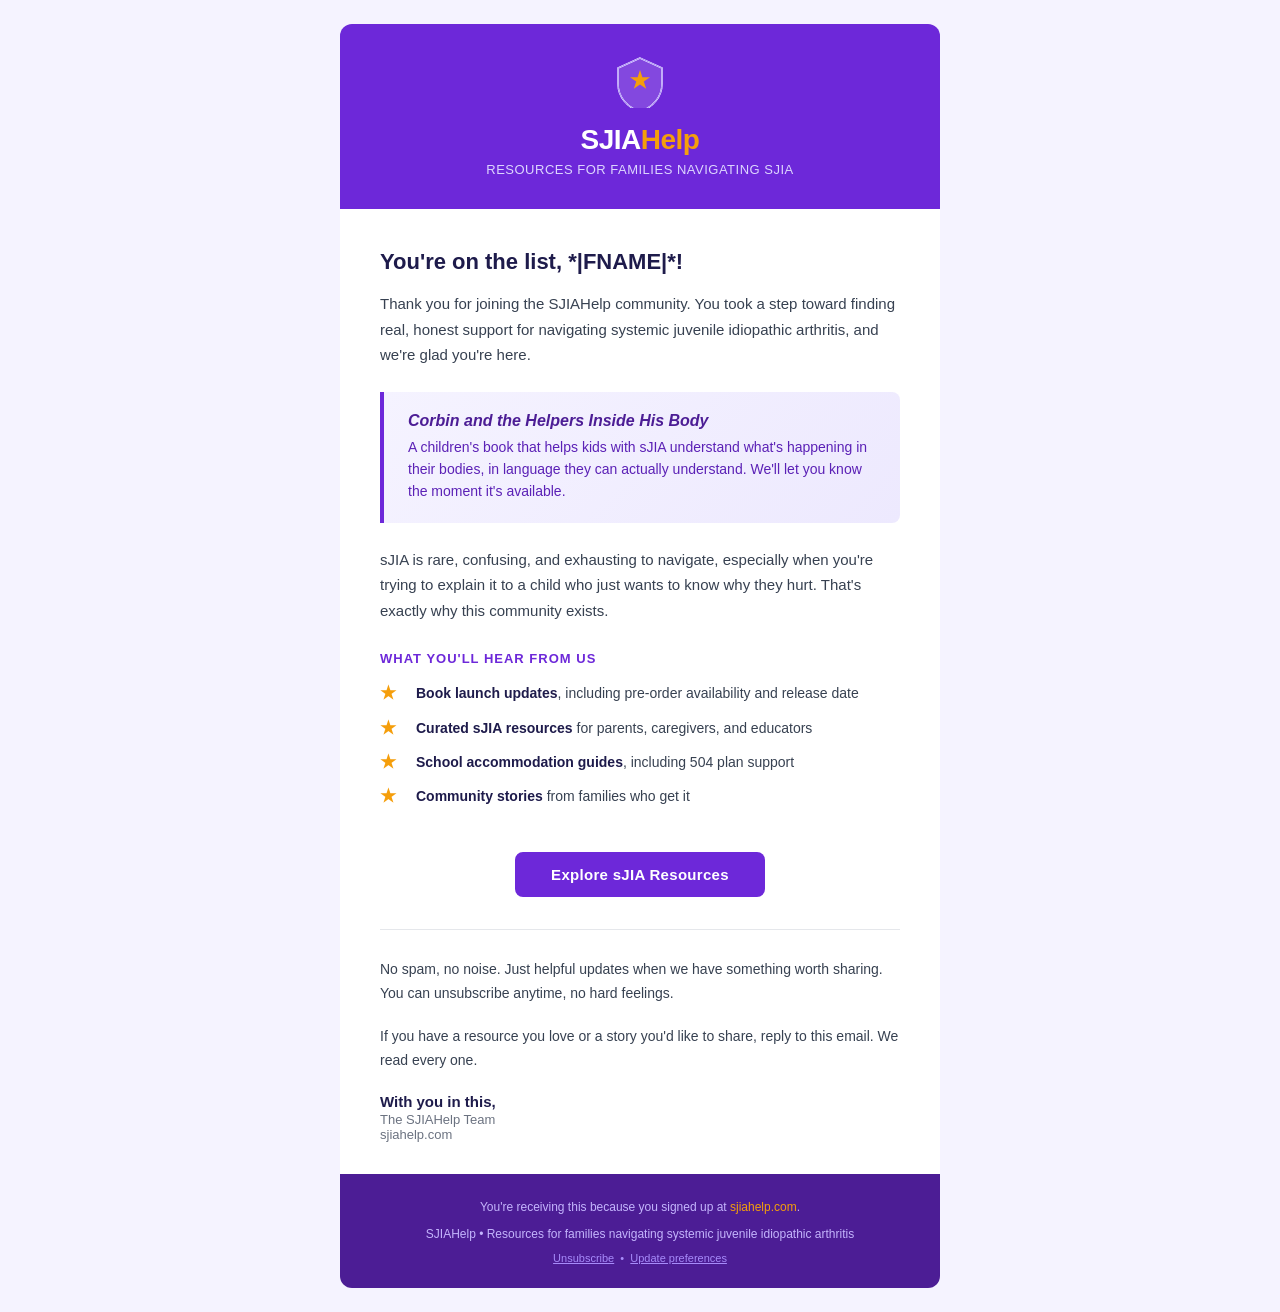
<file: mailchimp-welcome-email.html>
<!DOCTYPE html>
<html lang="en">
<head>
  <meta charset="UTF-8" />
  <meta name="viewport" content="width=device-width, initial-scale=1.0" />
  <title>Welcome to SJIAHelp</title>
  <!--[if mso]>
  <noscript>
    <xml>
      <o:OfficeDocumentSettings>
        <o:PixelsPerInch>96</o:PixelsPerInch>
      </o:OfficeDocumentSettings>
    </xml>
  </noscript>
  <![endif]-->
  <style>
    /* Reset */
    body, table, td, a { -webkit-text-size-adjust: 100%; -ms-text-size-adjust: 100%; }
    table, td { mso-table-lspace: 0pt; mso-table-rspace: 0pt; }
    img { -ms-interpolation-mode: bicubic; border: 0; outline: none; text-decoration: none; }
    body { margin: 0; padding: 0; background-color: #f5f3ff; font-family: Arial, Helvetica, sans-serif; }

    /* Typography */
    .email-body { background-color: #f5f3ff; margin: 0; padding: 0; }
    .wrapper { max-width: 600px; margin: 0 auto; }

    /* Header */
    .header { background-color: #6d28d9; padding: 32px 40px; text-align: center; border-radius: 12px 12px 0 0; }
    .logo-shield { display: inline-block; }
    .site-name { color: #ffffff; font-size: 28px; font-weight: 700; letter-spacing: -0.5px; margin: 12px 0 0; font-family: Arial, Helvetica, sans-serif; }
    .site-name span { color: #f59e0b; }
    .tagline { color: #ddd6fe; font-size: 13px; margin: 6px 0 0; letter-spacing: 0.5px; text-transform: uppercase; font-family: Arial, Helvetica, sans-serif; }

    /* Body */
    .body-cell { background-color: #ffffff; padding: 40px 40px 32px; }
    .greeting { color: #1e1b4b; font-size: 22px; font-weight: 700; margin: 0 0 16px; font-family: Arial, Helvetica, sans-serif; }
    .body-text { color: #374151; font-size: 15px; line-height: 1.7; margin: 0 0 20px; font-family: Arial, Helvetica, sans-serif; }

    /* Book callout */
    .book-callout { background: linear-gradient(135deg, #f5f3ff 0%, #ede9fe 100%); border-left: 4px solid #6d28d9; border-radius: 0 8px 8px 0; padding: 20px 24px; margin: 24px 0; }
    .book-title { color: #4c1d95; font-size: 16px; font-weight: 700; font-style: italic; margin: 0 0 6px; font-family: Arial, Helvetica, sans-serif; }
    .book-desc { color: #5b21b6; font-size: 14px; line-height: 1.6; margin: 0; font-family: Arial, Helvetica, sans-serif; }

    /* What to expect */
    .section-heading { color: #6d28d9; font-size: 13px; font-weight: 700; text-transform: uppercase; letter-spacing: 1px; margin: 28px 0 16px; font-family: Arial, Helvetica, sans-serif; }
    .expect-item { display: flex; margin: 0 0 14px; }
    .expect-icon { color: #f59e0b; font-size: 18px; font-weight: 700; width: 28px; flex-shrink: 0; font-family: Arial, Helvetica, sans-serif; }
    .expect-text { color: #374151; font-size: 14px; line-height: 1.6; font-family: Arial, Helvetica, sans-serif; }
    .expect-text strong { color: #1e1b4b; }

    /* CTA Button */
    .cta-wrap { text-align: center; margin: 32px 0; }
    .cta-btn { display: inline-block; background-color: #6d28d9; color: #ffffff !important; text-decoration: none; font-size: 15px; font-weight: 700; padding: 14px 36px; border-radius: 8px; font-family: Arial, Helvetica, sans-serif; letter-spacing: 0.3px; }
    .cta-btn:hover { background-color: #5b21b6; }

    /* Divider */
    .divider { border: none; border-top: 1px solid #e5e7eb; margin: 28px 0; }

    /* Closer */
    .closer { color: #374151; font-size: 14px; line-height: 1.7; margin: 0 0 20px; font-family: Arial, Helvetica, sans-serif; }
    .sign-off { color: #1e1b4b; font-size: 15px; font-weight: 700; margin: 16px 0 0; font-family: Arial, Helvetica, sans-serif; }
    .sign-off-sub { color: #6b7280; font-size: 13px; margin: 2px 0 0; font-family: Arial, Helvetica, sans-serif; }

    /* Footer */
    .footer { background-color: #4c1d95; padding: 24px 40px; border-radius: 0 0 12px 12px; text-align: center; }
    .footer-text { color: #c4b5fd; font-size: 12px; line-height: 1.6; margin: 0 0 8px; font-family: Arial, Helvetica, sans-serif; }
    .footer-link { color: #f59e0b; text-decoration: none; font-family: Arial, Helvetica, sans-serif; }
    .footer-unsubscribe { color: #a78bfa; font-size: 11px; margin: 8px 0 0; font-family: Arial, Helvetica, sans-serif; }
    .footer-unsubscribe a { color: #a78bfa; font-family: Arial, Helvetica, sans-serif; }

    /* Mobile */
    @media only screen and (max-width: 600px) {
      .wrapper { width: 100% !important; }
      .header, .body-cell, .footer { padding-left: 24px !important; padding-right: 24px !important; }
      .header { border-radius: 0 !important; }
      .footer { border-radius: 0 !important; }
    }
  </style>
</head>
<body class="email-body">
  <table role="presentation" width="100%" cellpadding="0" cellspacing="0" border="0">
    <tr>
      <td style="padding: 24px 16px;">
        <table class="wrapper" role="presentation" width="600" cellpadding="0" cellspacing="0" border="0" align="center">

          <!-- HEADER -->
          <tr>
            <td class="header">
              <!-- Inline SVG logo mark -->
              <svg width="52" height="52" viewBox="0 0 52 52" fill="none" xmlns="http://www.w3.org/2000/svg" aria-label="SJIAHelp shield logo">
                <path d="M26 2L4 12v16c0 12.5 9.3 24.2 22 27 12.7-2.8 22-14.5 22-27V12L26 2z" fill="#ffffff" fill-opacity="0.15" stroke="#ffffff" stroke-width="1.5"/>
                <path d="M26 2L4 12v16c0 12.5 9.3 24.2 22 27 12.7-2.8 22-14.5 22-27V12L26 2z" fill="none" stroke="#a78bfa" stroke-width="1"/>
                <polygon points="26,14 28.4,21.2 36,21.2 29.8,25.5 32.2,32.7 26,28.4 19.8,32.7 22.2,25.5 16,21.2 23.6,21.2" fill="#f59e0b"/>
              </svg>
              <div class="site-name">SJIA<span>Help</span></div>
              <div class="tagline">Resources for families navigating sJIA</div>
            </td>
          </tr>

          <!-- BODY -->
          <tr>
            <td class="body-cell">

              <p class="greeting">You're on the list, *|FNAME|*!</p>

              <p class="body-text">
                Thank you for joining the SJIAHelp community. You took a step toward finding real, honest support for navigating systemic juvenile idiopathic arthritis, and we're glad you're here.
              </p>

              <!-- Book callout -->
              <div class="book-callout">
                <div class="book-title">Corbin and the Helpers Inside His Body</div>
                <div class="book-desc">
                  A children's book that helps kids with sJIA understand what's happening in their bodies, in language they can actually understand. We'll let you know the moment it's available.
                </div>
              </div>

              <p class="body-text">
                sJIA is rare, confusing, and exhausting to navigate, especially when you're trying to explain it to a child who just wants to know why they hurt. That's exactly why this community exists.
              </p>

              <!-- What to expect -->
              <div class="section-heading">What you'll hear from us</div>

              <table role="presentation" width="100%" cellpadding="0" cellspacing="0" border="0">
                <tr>
                  <td style="padding: 0 0 12px;">
                    <table role="presentation" cellpadding="0" cellspacing="0" border="0">
                      <tr>
                        <td style="width:28px; vertical-align:top; color:#f59e0b; font-size:18px; font-weight:700; font-family:Arial,sans-serif; padding-right:8px;">&#9733;</td>
                        <td style="font-size:14px; color:#374151; line-height:1.6; font-family:Arial,sans-serif;"><strong style="color:#1e1b4b;">Book launch updates</strong>, including pre-order availability and release date</td>
                      </tr>
                    </table>
                  </td>
                </tr>
                <tr>
                  <td style="padding: 0 0 12px;">
                    <table role="presentation" cellpadding="0" cellspacing="0" border="0">
                      <tr>
                        <td style="width:28px; vertical-align:top; color:#f59e0b; font-size:18px; font-weight:700; font-family:Arial,sans-serif; padding-right:8px;">&#9733;</td>
                        <td style="font-size:14px; color:#374151; line-height:1.6; font-family:Arial,sans-serif;"><strong style="color:#1e1b4b;">Curated sJIA resources</strong> for parents, caregivers, and educators</td>
                      </tr>
                    </table>
                  </td>
                </tr>
                <tr>
                  <td style="padding: 0 0 12px;">
                    <table role="presentation" cellpadding="0" cellspacing="0" border="0">
                      <tr>
                        <td style="width:28px; vertical-align:top; color:#f59e0b; font-size:18px; font-weight:700; font-family:Arial,sans-serif; padding-right:8px;">&#9733;</td>
                        <td style="font-size:14px; color:#374151; line-height:1.6; font-family:Arial,sans-serif;"><strong style="color:#1e1b4b;">School accommodation guides</strong>, including 504 plan support</td>
                      </tr>
                    </table>
                  </td>
                </tr>
                <tr>
                  <td style="padding: 0 0 12px;">
                    <table role="presentation" cellpadding="0" cellspacing="0" border="0">
                      <tr>
                        <td style="width:28px; vertical-align:top; color:#f59e0b; font-size:18px; font-weight:700; font-family:Arial,sans-serif; padding-right:8px;">&#9733;</td>
                        <td style="font-size:14px; color:#374151; line-height:1.6; font-family:Arial,sans-serif;"><strong style="color:#1e1b4b;">Community stories</strong> from families who get it</td>
                      </tr>
                    </table>
                  </td>
                </tr>
              </table>

              <!-- CTA -->
              <div class="cta-wrap">
                <a href="https://sjiahelp.com/resources/" class="cta-btn">Explore sJIA Resources</a>
              </div>

              <hr class="divider" />

              <p class="closer">
                No spam, no noise. Just helpful updates when we have something worth sharing. You can unsubscribe anytime, no hard feelings.
              </p>

              <p class="closer">
                If you have a resource you love or a story you'd like to share, reply to this email. We read every one.
              </p>

              <p class="sign-off">With you in this,</p>
              <p class="sign-off-sub">The SJIAHelp Team<br />sjiahelp.com</p>

            </td>
          </tr>

          <!-- FOOTER -->
          <tr>
            <td class="footer">
              <p class="footer-text">
                You're receiving this because you signed up at <a href="https://sjiahelp.com" class="footer-link">sjiahelp.com</a>.
              </p>
              <p class="footer-text" style="margin-bottom:0;">
                SJIAHelp &bull; Resources for families navigating systemic juvenile idiopathic arthritis
              </p>
              <p class="footer-unsubscribe">
                <a href="*|UNSUB|*">Unsubscribe</a> &nbsp;&bull;&nbsp; <a href="*|UPDATE_PROFILE|*">Update preferences</a>
              </p>
            </td>
          </tr>

        </table>
      </td>
    </tr>
  </table>
</body>
</html>
</file>
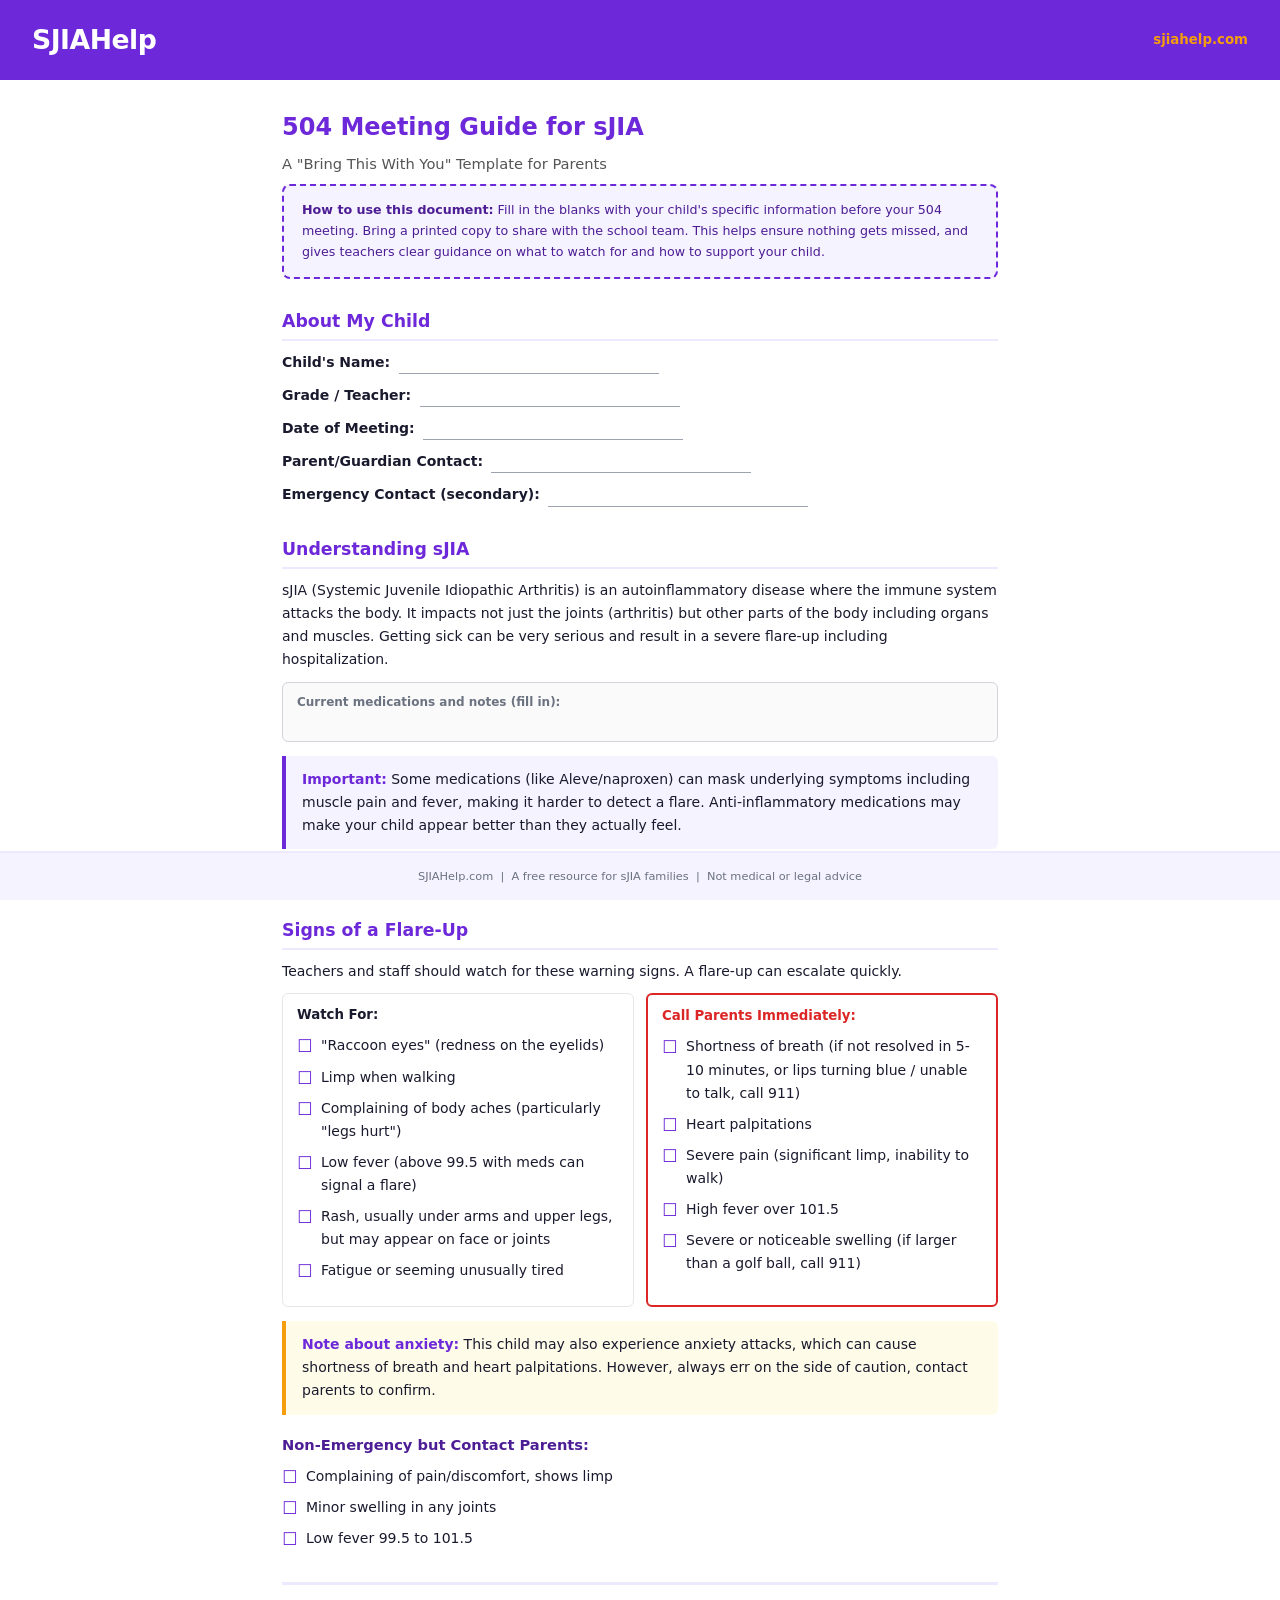
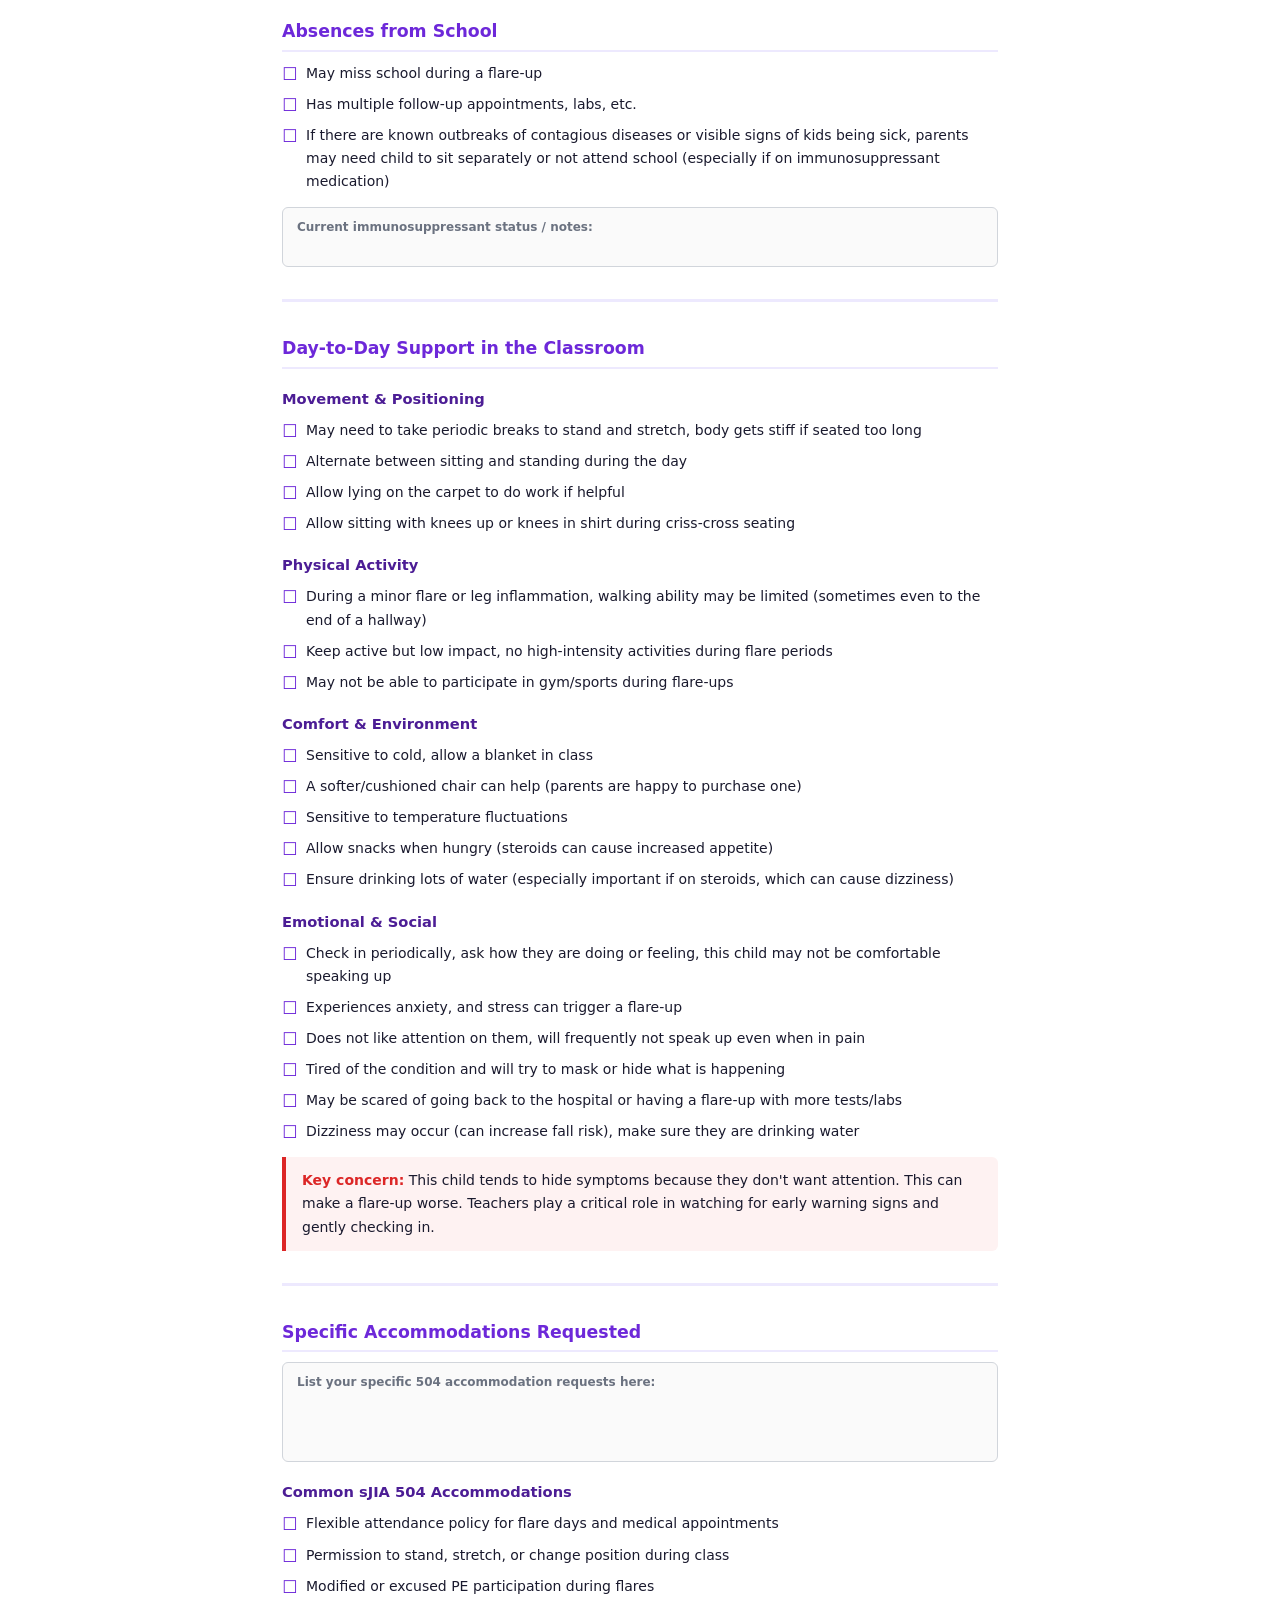
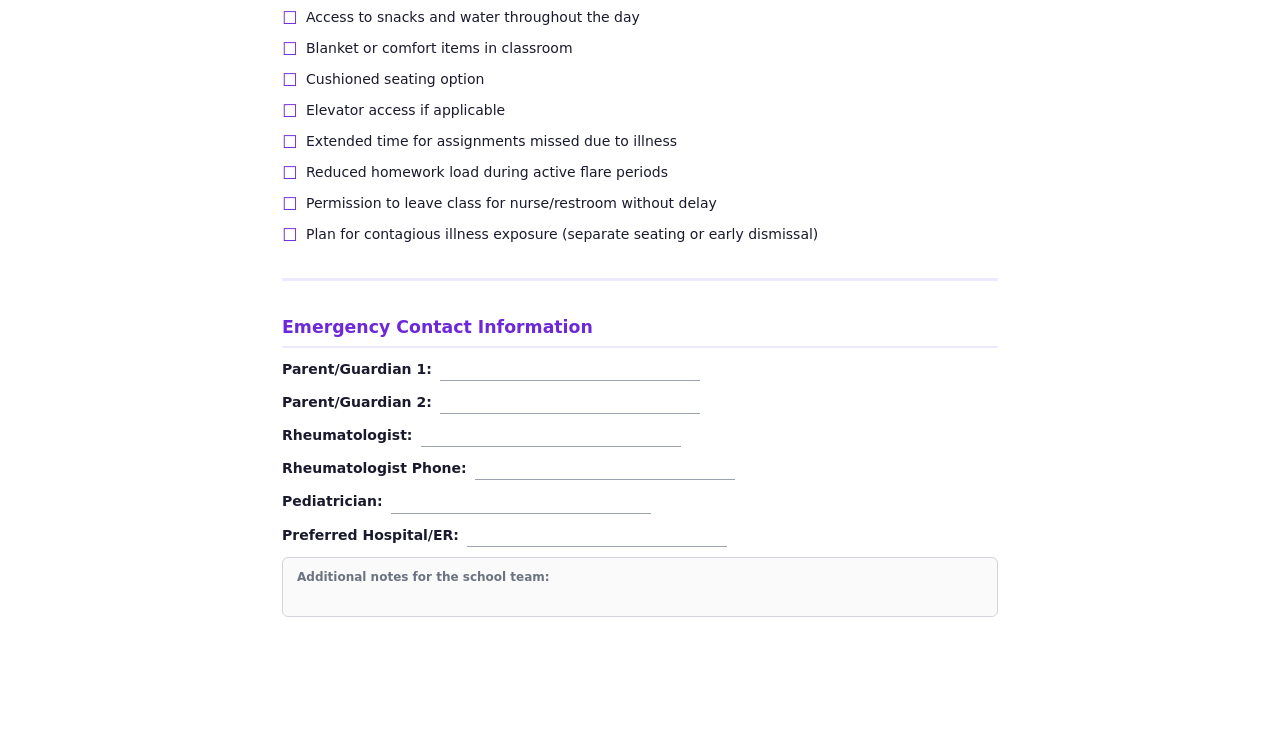
<file: static/downloads/504-meeting-guide.html>
<!DOCTYPE html>
<html lang="en">
<head>
<meta charset="UTF-8">
<meta name="viewport" content="width=device-width, initial-scale=1.0">
<title>504 Meeting Guide | SJIAHelp.com</title>
<style>
  *, *::before, *::after { box-sizing: border-box; margin: 0; padding: 0; }
  body { font-family: system-ui, -apple-system, 'Segoe UI', Arial, sans-serif; font-size: 10.5pt; line-height: 1.65; color: #1a1a2e; background: #fff; padding: 0; }
  .header { background: #6d28d9; color: #fff; padding: 18px 32px; display: flex; align-items: center; justify-content: space-between; }
  .header .brand { font-size: 20pt; font-weight: 700; letter-spacing: -0.5px; }
  .header .url { color: #f59e0b; font-size: 10pt; font-weight: 600; }
  .content { max-width: 780px; margin: 0 auto; padding: 28px 32px 60px; }
  h1 { color: #6d28d9; font-size: 18pt; margin-bottom: 4px; }
  .subtitle { color: #555; font-size: 11pt; margin-bottom: 8px; }
  .instructions { background: #f5f3ff; border: 2px dashed #6d28d9; border-radius: 8px; padding: 14px 18px; margin-bottom: 24px; font-size: 9.5pt; color: #4c1d95; }
  h2 { color: #6d28d9; font-size: 13pt; margin-top: 28px; margin-bottom: 10px; border-bottom: 2px solid #ede9fe; padding-bottom: 4px; }
  h3 { color: #4c1d95; font-size: 11pt; margin-top: 18px; margin-bottom: 8px; }
  p { margin-bottom: 10px; }
  ul, ol { margin: 8px 0 14px 24px; }
  li { margin-bottom: 6px; }
  .callout { background: #f5f3ff; border-left: 4px solid #6d28d9; padding: 12px 16px; margin: 14px 0; border-radius: 0 6px 6px 0; }
  .callout.warning { background: #fef2f2; border-left-color: #dc2626; }
  .callout.amber { background: #fefce8; border-left-color: #f59e0b; }
  .callout strong { color: #6d28d9; }
  .callout.warning strong { color: #dc2626; }
  .fill-line { border-bottom: 1px solid #9ca3af; display: inline-block; min-width: 260px; margin-left: 4px; height: 1.2em; vertical-align: bottom; }
  .fill-block { border: 1px solid #d1d5db; border-radius: 6px; padding: 10px 14px; margin: 8px 0 14px; min-height: 60px; background: #fafafa; }
  .fill-block .label { font-size: 9pt; color: #6b7280; margin-bottom: 4px; font-weight: 600; }
  .checklist { list-style: none; margin-left: 0; padding-left: 0; }
  .checklist li { padding-left: 24px; position: relative; margin-bottom: 8px; }
  .checklist li::before { content: "\2610"; position: absolute; left: 0; color: #6d28d9; font-size: 13pt; line-height: 1.4; }
  .two-col { display: grid; grid-template-columns: 1fr 1fr; gap: 12px; margin: 10px 0; }
  .symptom-card { background: #fff; border: 1px solid #e5e7eb; border-radius: 6px; padding: 10px 14px; }
  .symptom-card.emergency { border-color: #dc2626; border-width: 2px; }
  .symptom-card h4 { font-size: 10pt; margin-bottom: 6px; }
  .symptom-card.emergency h4 { color: #dc2626; }
  .section-divider { border: none; border-top: 3px solid #ede9fe; margin: 32px 0; }
  .footer { background: #f5f3ff; border-top: 2px solid #ede9fe; padding: 14px 32px; text-align: center; font-size: 8.5pt; color: #6b7280; position: fixed; bottom: 0; left: 0; right: 0; }
  .footer-spacer { height: 60px; }
  @media print {
    body { padding: 0; font-size: 10pt; }
    .header { position: static; }
    .footer { position: static; }
    .footer-spacer { display: none; }
    .content { padding: 16px 0; }
    h2, h3 { page-break-after: avoid; }
    li, .callout, .fill-block, .symptom-card { page-break-inside: avoid; }
    .two-col { page-break-inside: avoid; }
    a::after { content: none !important; }
    @page { margin: 0.75in; }
  }
</style>
</head>
<body>

<div class="header">
  <span class="brand">SJIAHelp</span>
  <span class="url">sjiahelp.com</span>
</div>

<div class="content">

<h1>504 Meeting Guide for sJIA</h1>
<p class="subtitle">A "Bring This With You" Template for Parents</p>

<div class="instructions">
  <strong>How to use this document:</strong> Fill in the blanks with your child's specific information before your 504 meeting. Bring a printed copy to share with the school team. This helps ensure nothing gets missed, and gives teachers clear guidance on what to watch for and how to support your child.
</div>

<h2>About My Child</h2>
<p><strong>Child's Name:</strong> <span class="fill-line"></span></p>
<p><strong>Grade / Teacher:</strong> <span class="fill-line"></span></p>
<p><strong>Date of Meeting:</strong> <span class="fill-line"></span></p>
<p><strong>Parent/Guardian Contact:</strong> <span class="fill-line"></span></p>
<p><strong>Emergency Contact (secondary):</strong> <span class="fill-line"></span></p>

<h2>Understanding sJIA</h2>
<p>sJIA (Systemic Juvenile Idiopathic Arthritis) is an autoinflammatory disease where the immune system attacks the body. It impacts not just the joints (arthritis) but other parts of the body including organs and muscles. Getting sick can be very serious and result in a severe flare-up including hospitalization.</p>

<div class="fill-block">
  <div class="label">Current medications and notes (fill in):</div>
</div>

<div class="callout">
  <strong>Important:</strong> Some medications (like Aleve/naproxen) can mask underlying symptoms including muscle pain and fever, making it harder to detect a flare. Anti-inflammatory medications may make your child appear better than they actually feel.
</div>

<hr class="section-divider">

<h2>Signs of a Flare-Up</h2>
<p>Teachers and staff should watch for these warning signs. A flare-up can escalate quickly.</p>

<div class="two-col">
  <div class="symptom-card">
    <h4>Watch For:</h4>
    <ul class="checklist">
      <li>"Raccoon eyes" (redness on the eyelids)</li>
      <li>Limp when walking</li>
      <li>Complaining of body aches (particularly "legs hurt")</li>
      <li>Low fever (above 99.5 with meds can signal a flare)</li>
      <li>Rash, usually under arms and upper legs, but may appear on face or joints</li>
      <li>Fatigue or seeming unusually tired</li>
    </ul>
  </div>
  <div class="symptom-card emergency">
    <h4>Call Parents Immediately:</h4>
    <ul class="checklist">
      <li>Shortness of breath (if not resolved in 5-10 minutes, or lips turning blue / unable to talk, call 911)</li>
      <li>Heart palpitations</li>
      <li>Severe pain (significant limp, inability to walk)</li>
      <li>High fever over 101.5</li>
      <li>Severe or noticeable swelling (if larger than a golf ball, call 911)</li>
    </ul>
  </div>
</div>

<div class="callout amber">
  <strong>Note about anxiety:</strong> This child may also experience anxiety attacks, which can cause shortness of breath and heart palpitations. However, always err on the side of caution, contact parents to confirm.
</div>

<h3>Non-Emergency but Contact Parents:</h3>
<ul class="checklist">
  <li>Complaining of pain/discomfort, shows limp</li>
  <li>Minor swelling in any joints</li>
  <li>Low fever 99.5 to 101.5</li>
</ul>

<hr class="section-divider">

<h2>Absences from School</h2>
<ul class="checklist">
  <li>May miss school during a flare-up</li>
  <li>Has multiple follow-up appointments, labs, etc.</li>
  <li>If there are known outbreaks of contagious diseases or visible signs of kids being sick, parents may need child to sit separately or not attend school (especially if on immunosuppressant medication)</li>
</ul>

<div class="fill-block">
  <div class="label">Current immunosuppressant status / notes:</div>
</div>

<hr class="section-divider">

<h2>Day-to-Day Support in the Classroom</h2>

<h3>Movement &amp; Positioning</h3>
<ul class="checklist">
  <li>May need to take periodic breaks to stand and stretch, body gets stiff if seated too long</li>
  <li>Alternate between sitting and standing during the day</li>
  <li>Allow lying on the carpet to do work if helpful</li>
  <li>Allow sitting with knees up or knees in shirt during criss-cross seating</li>
</ul>

<h3>Physical Activity</h3>
<ul class="checklist">
  <li>During a minor flare or leg inflammation, walking ability may be limited (sometimes even to the end of a hallway)</li>
  <li>Keep active but low impact, no high-intensity activities during flare periods</li>
  <li>May not be able to participate in gym/sports during flare-ups</li>
</ul>

<h3>Comfort &amp; Environment</h3>
<ul class="checklist">
  <li>Sensitive to cold, allow a blanket in class</li>
  <li>A softer/cushioned chair can help (parents are happy to purchase one)</li>
  <li>Sensitive to temperature fluctuations</li>
  <li>Allow snacks when hungry (steroids can cause increased appetite)</li>
  <li>Ensure drinking lots of water (especially important if on steroids, which can cause dizziness)</li>
</ul>

<h3>Emotional &amp; Social</h3>
<ul class="checklist">
  <li>Check in periodically, ask how they are doing or feeling, this child may not be comfortable speaking up</li>
  <li>Experiences anxiety, and stress can trigger a flare-up</li>
  <li>Does not like attention on them, will frequently not speak up even when in pain</li>
  <li>Tired of the condition and will try to mask or hide what is happening</li>
  <li>May be scared of going back to the hospital or having a flare-up with more tests/labs</li>
  <li>Dizziness may occur (can increase fall risk), make sure they are drinking water</li>
</ul>

<div class="callout warning">
  <strong>Key concern:</strong> This child tends to hide symptoms because they don't want attention. This can make a flare-up worse. Teachers play a critical role in watching for early warning signs and gently checking in.
</div>

<hr class="section-divider">

<h2>Specific Accommodations Requested</h2>

<div class="fill-block" style="min-height: 100px;">
  <div class="label">List your specific 504 accommodation requests here:</div>
</div>

<h3>Common sJIA 504 Accommodations</h3>
<ul class="checklist">
  <li>Flexible attendance policy for flare days and medical appointments</li>
  <li>Permission to stand, stretch, or change position during class</li>
  <li>Modified or excused PE participation during flares</li>
  <li>Access to snacks and water throughout the day</li>
  <li>Blanket or comfort items in classroom</li>
  <li>Cushioned seating option</li>
  <li>Elevator access if applicable</li>
  <li>Extended time for assignments missed due to illness</li>
  <li>Reduced homework load during active flare periods</li>
  <li>Permission to leave class for nurse/restroom without delay</li>
  <li>Plan for contagious illness exposure (separate seating or early dismissal)</li>
</ul>

<hr class="section-divider">

<h2>Emergency Contact Information</h2>
<p><strong>Parent/Guardian 1:</strong> <span class="fill-line"></span></p>
<p><strong>Parent/Guardian 2:</strong> <span class="fill-line"></span></p>
<p><strong>Rheumatologist:</strong> <span class="fill-line"></span></p>
<p><strong>Rheumatologist Phone:</strong> <span class="fill-line"></span></p>
<p><strong>Pediatrician:</strong> <span class="fill-line"></span></p>
<p><strong>Preferred Hospital/ER:</strong> <span class="fill-line"></span></p>

<div class="fill-block">
  <div class="label">Additional notes for the school team:</div>
</div>

</div>

<div class="footer-spacer"></div>
<div class="footer">SJIAHelp.com &nbsp;|&nbsp; A free resource for sJIA families &nbsp;|&nbsp; Not medical or legal advice</div>

</body>
</html>
</file>
